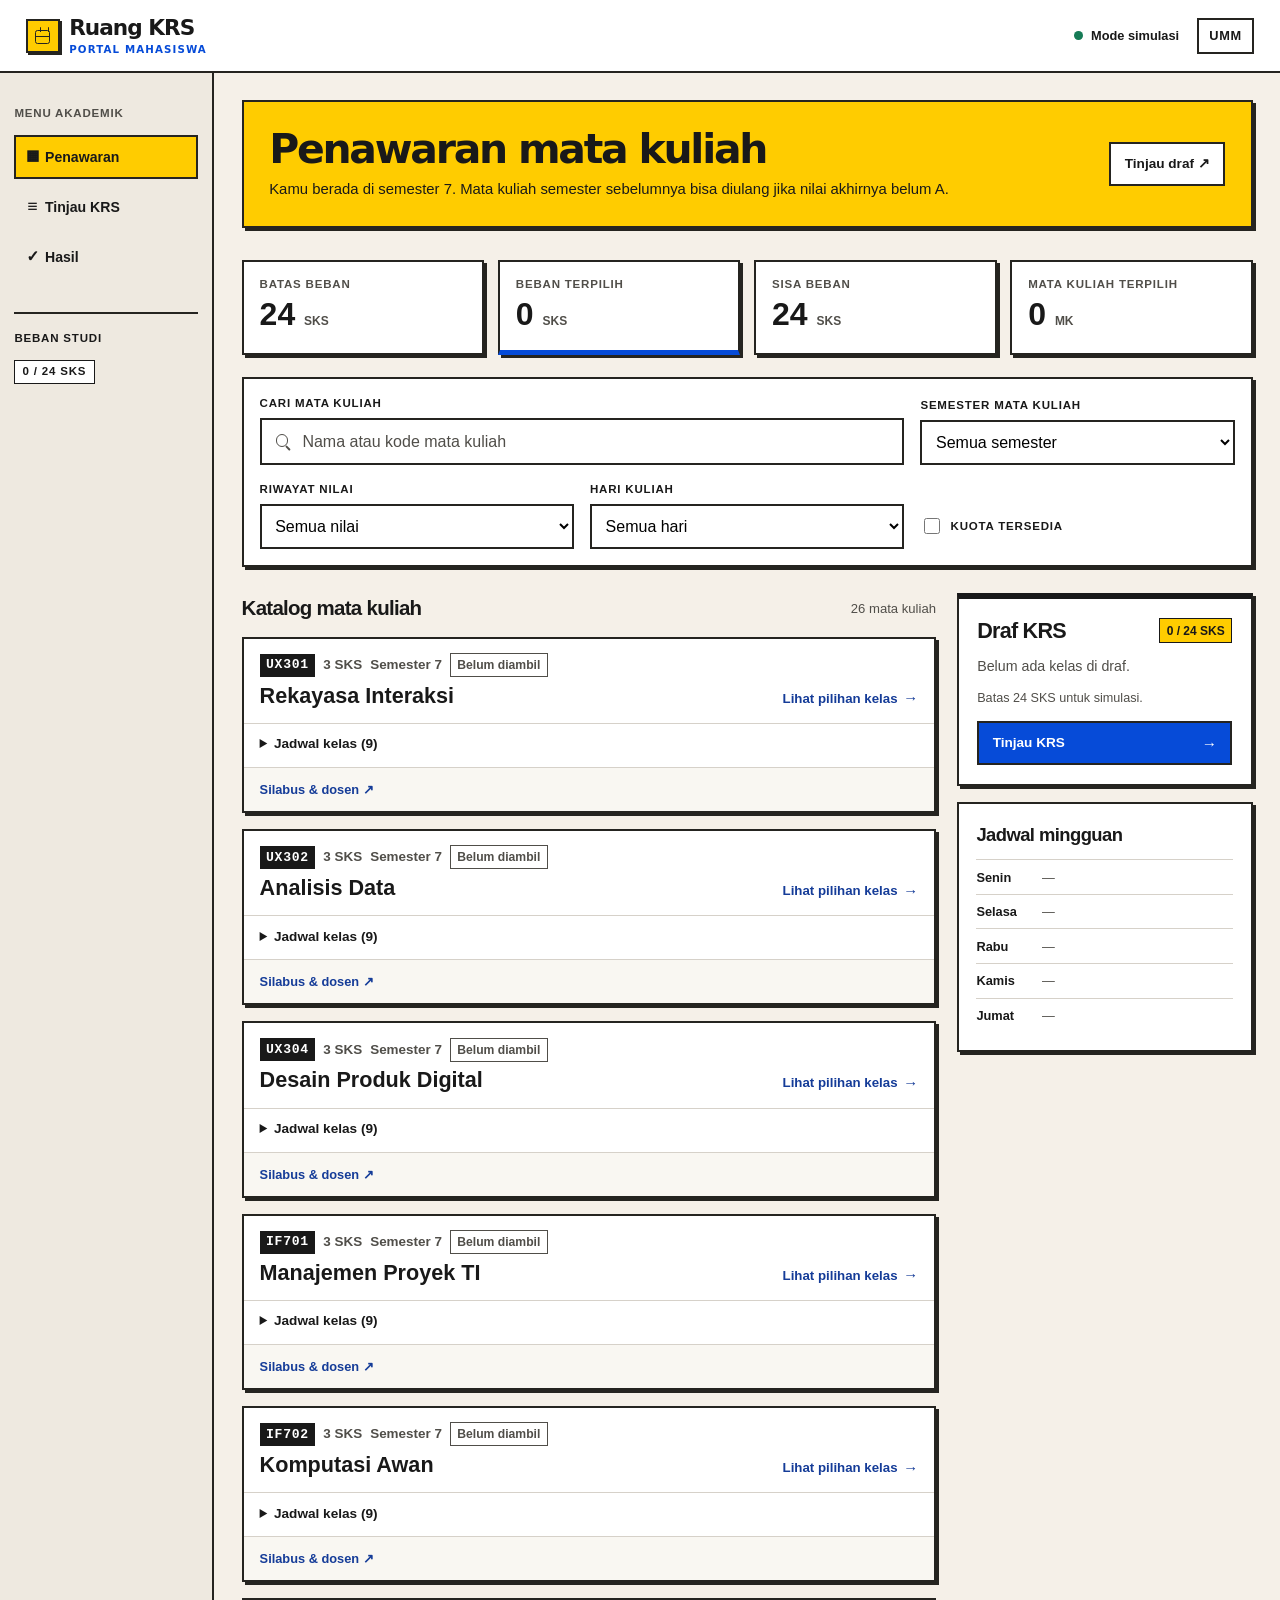
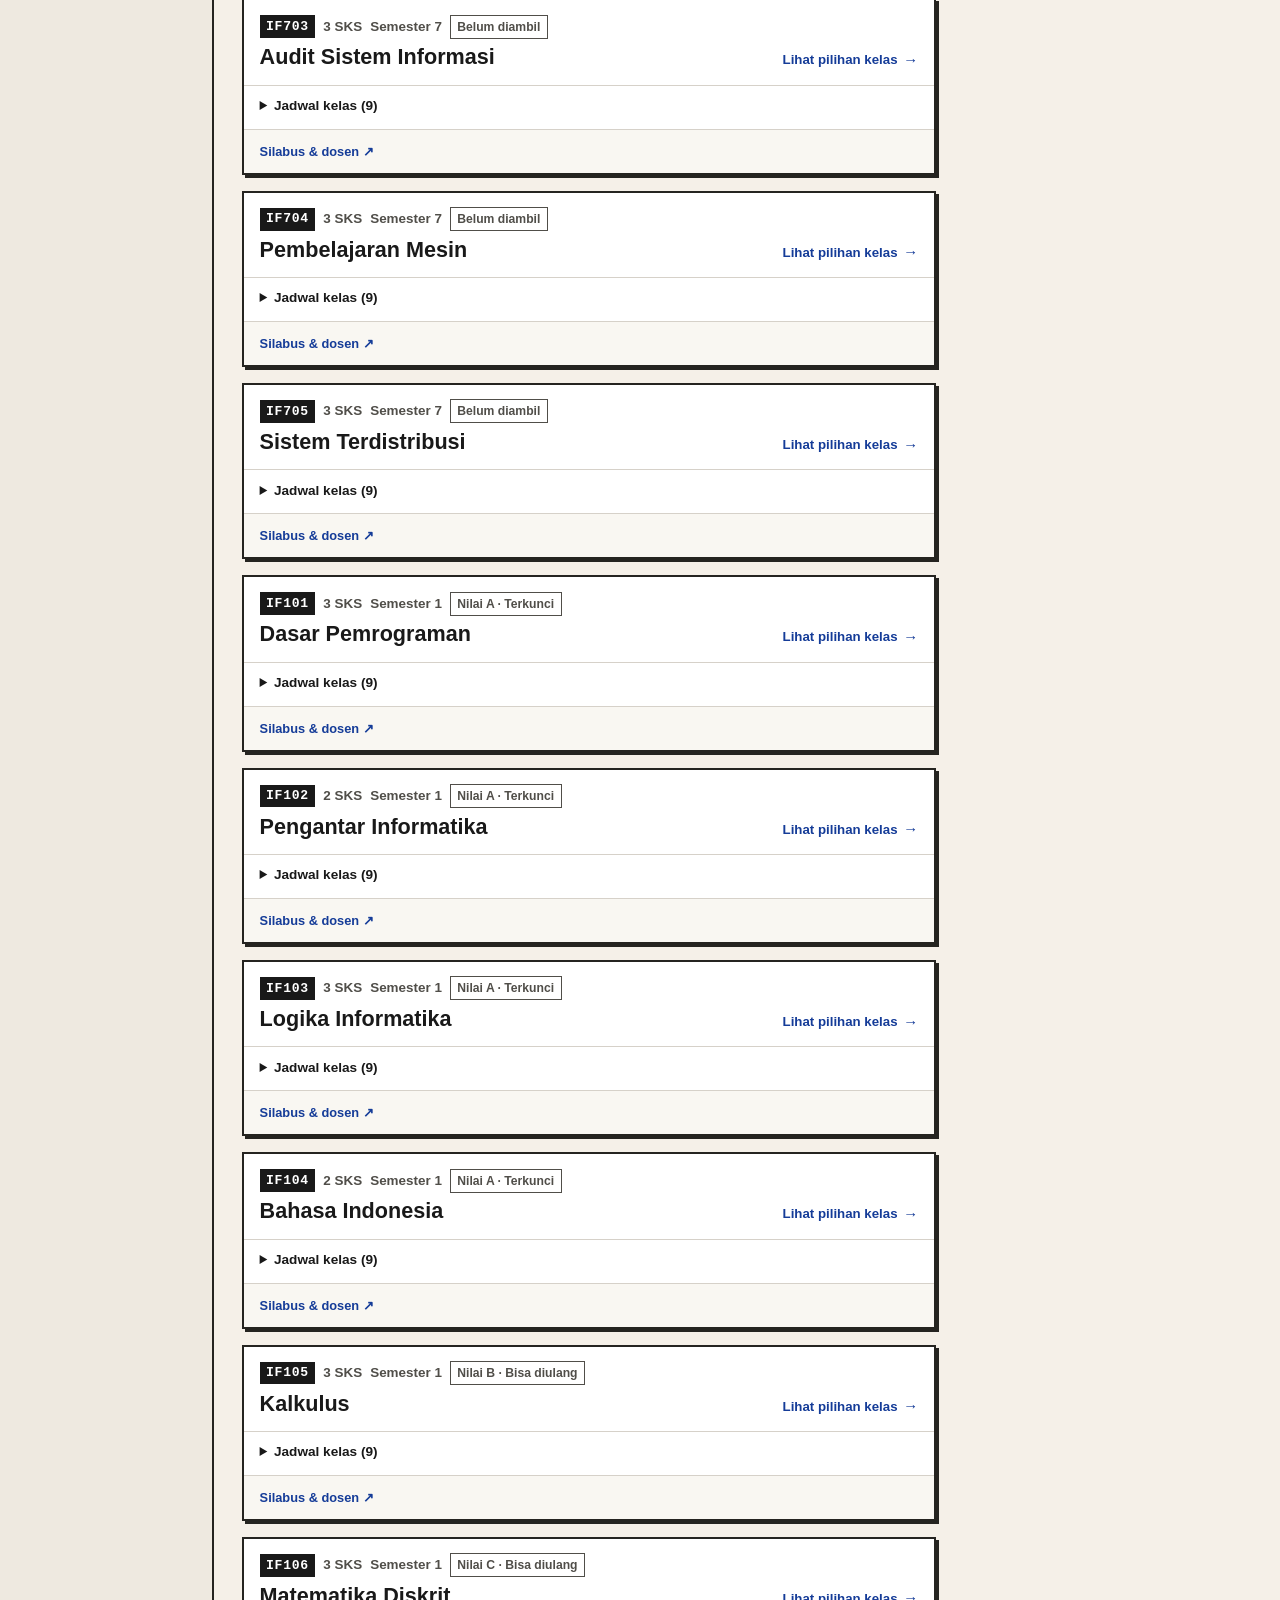
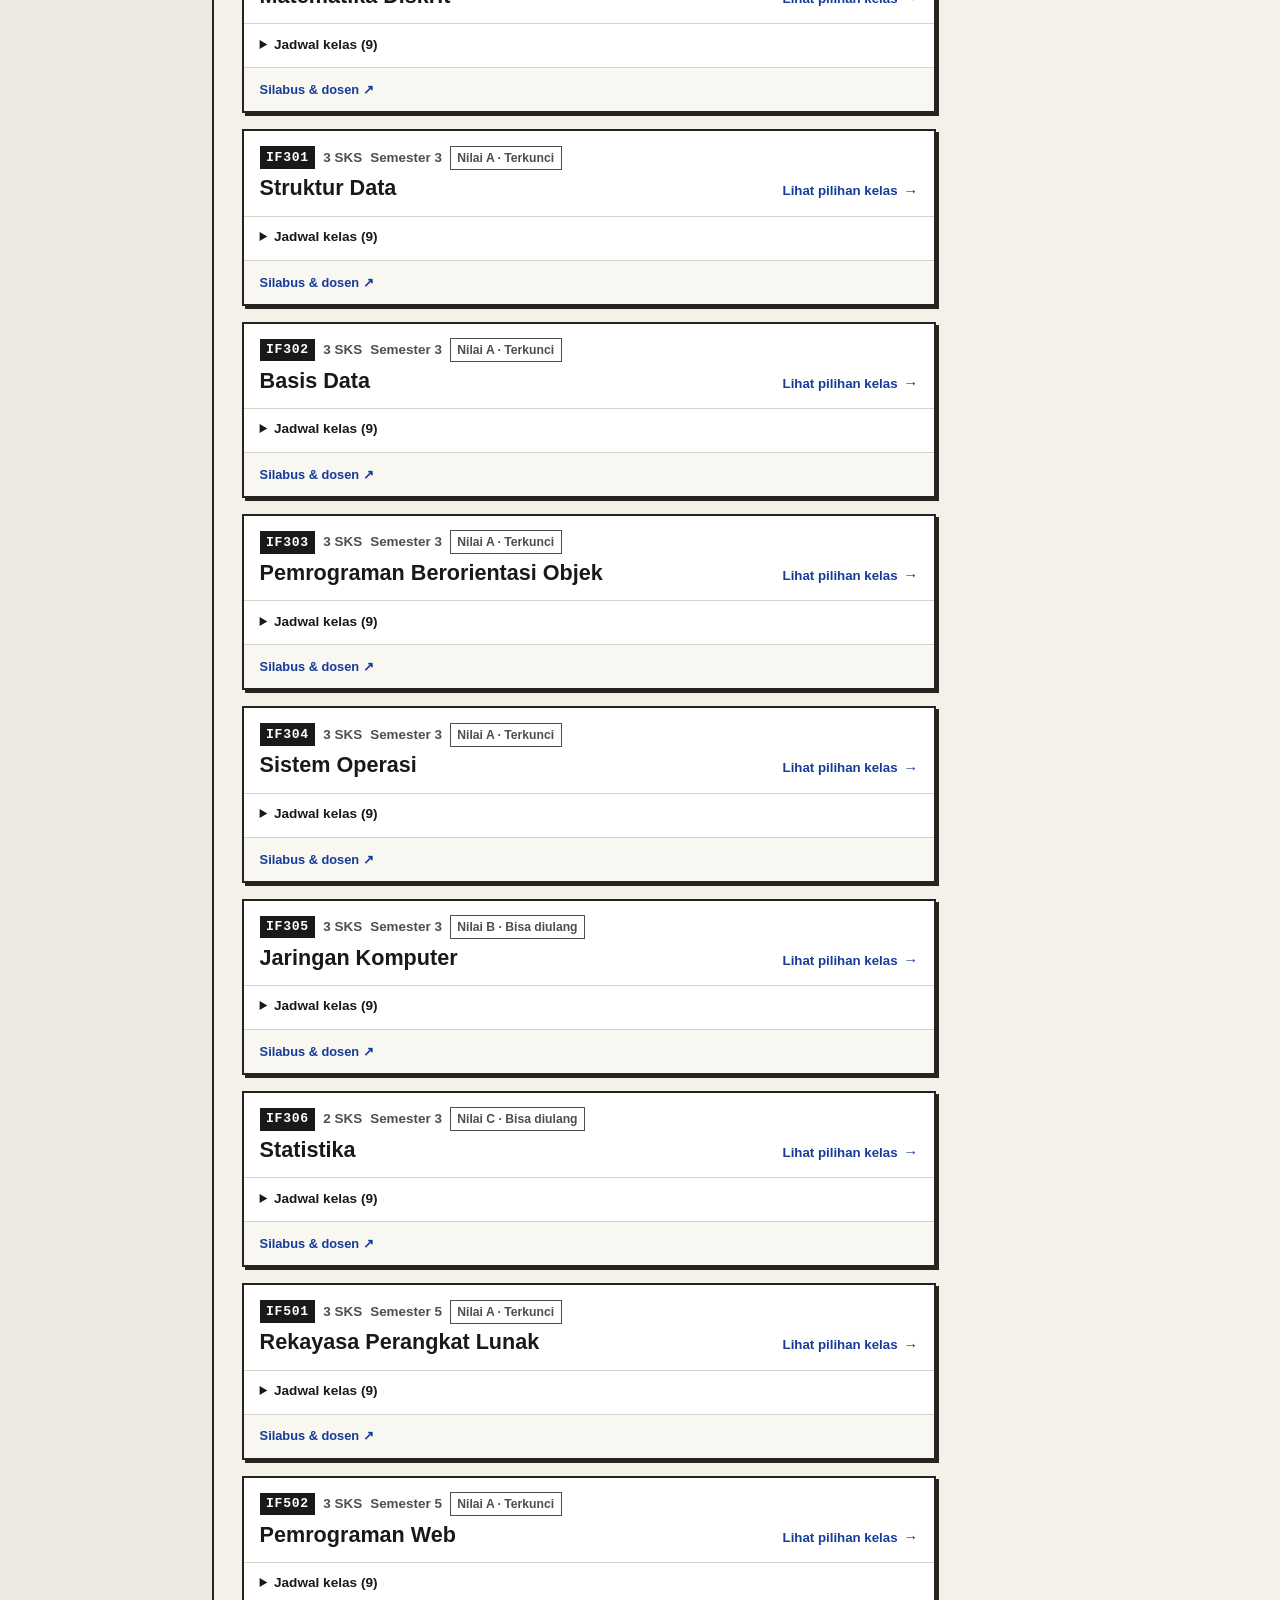
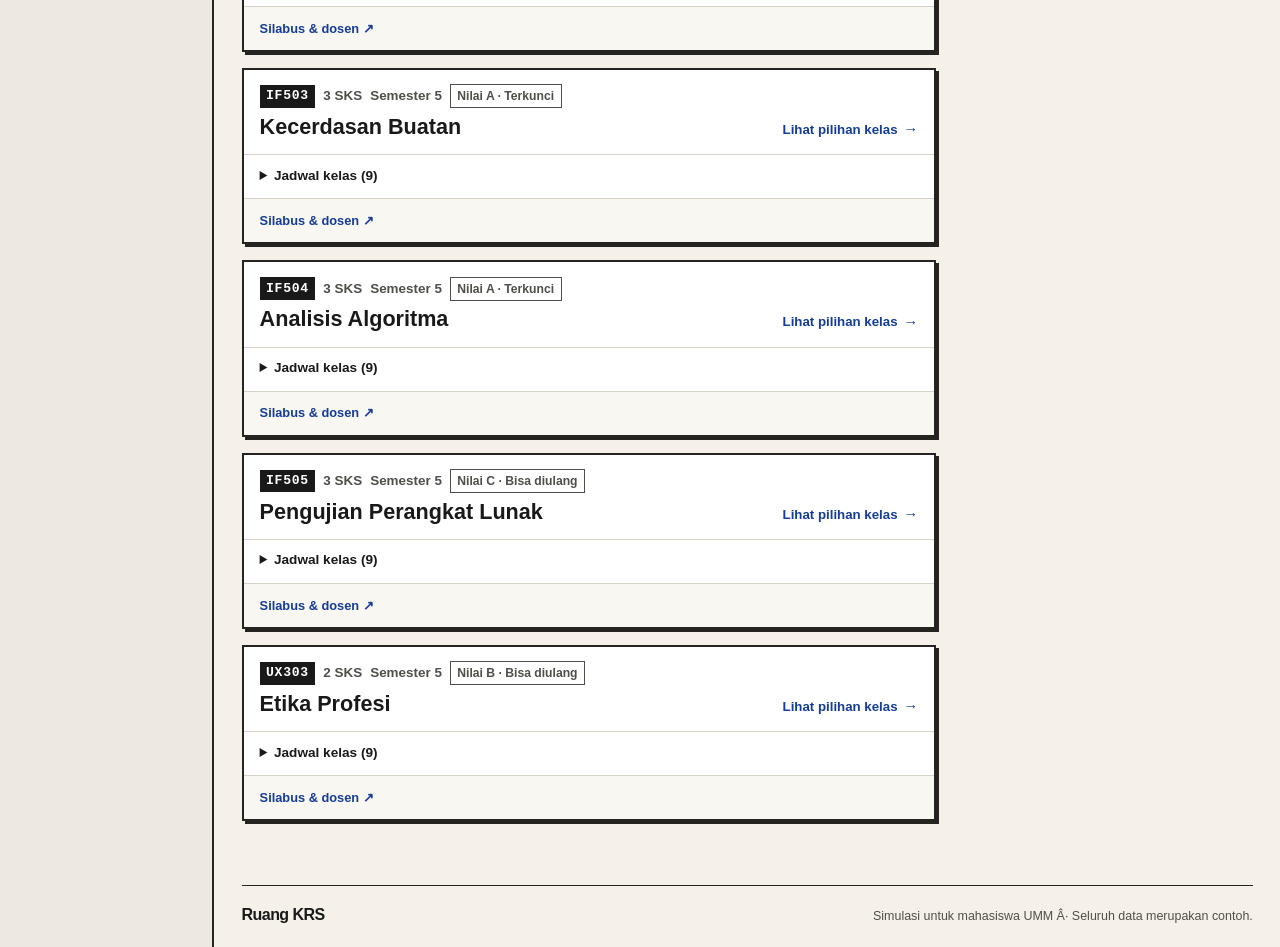
<file: index.html>
<!doctype html>
<html lang="id">
<head>
  <meta charset="utf-8">
  <meta name="viewport" content="width=device-width, initial-scale=1">
  <title>Buka Ruang KRS</title>
  <script>
    const appUrl = new URL("./ruang-krs/index.html", location.href);
    appUrl.search = location.search;
    appUrl.hash = location.hash;
    location.replace(appUrl.href);
  </script>
</head>
<body>
  <main>
    <h1>Ruang KRS</h1>
    <p><a href="./ruang-krs/index.html">Buka prototipe Ruang KRS</a></p>
  </main>
</body>
</html>
</file>
